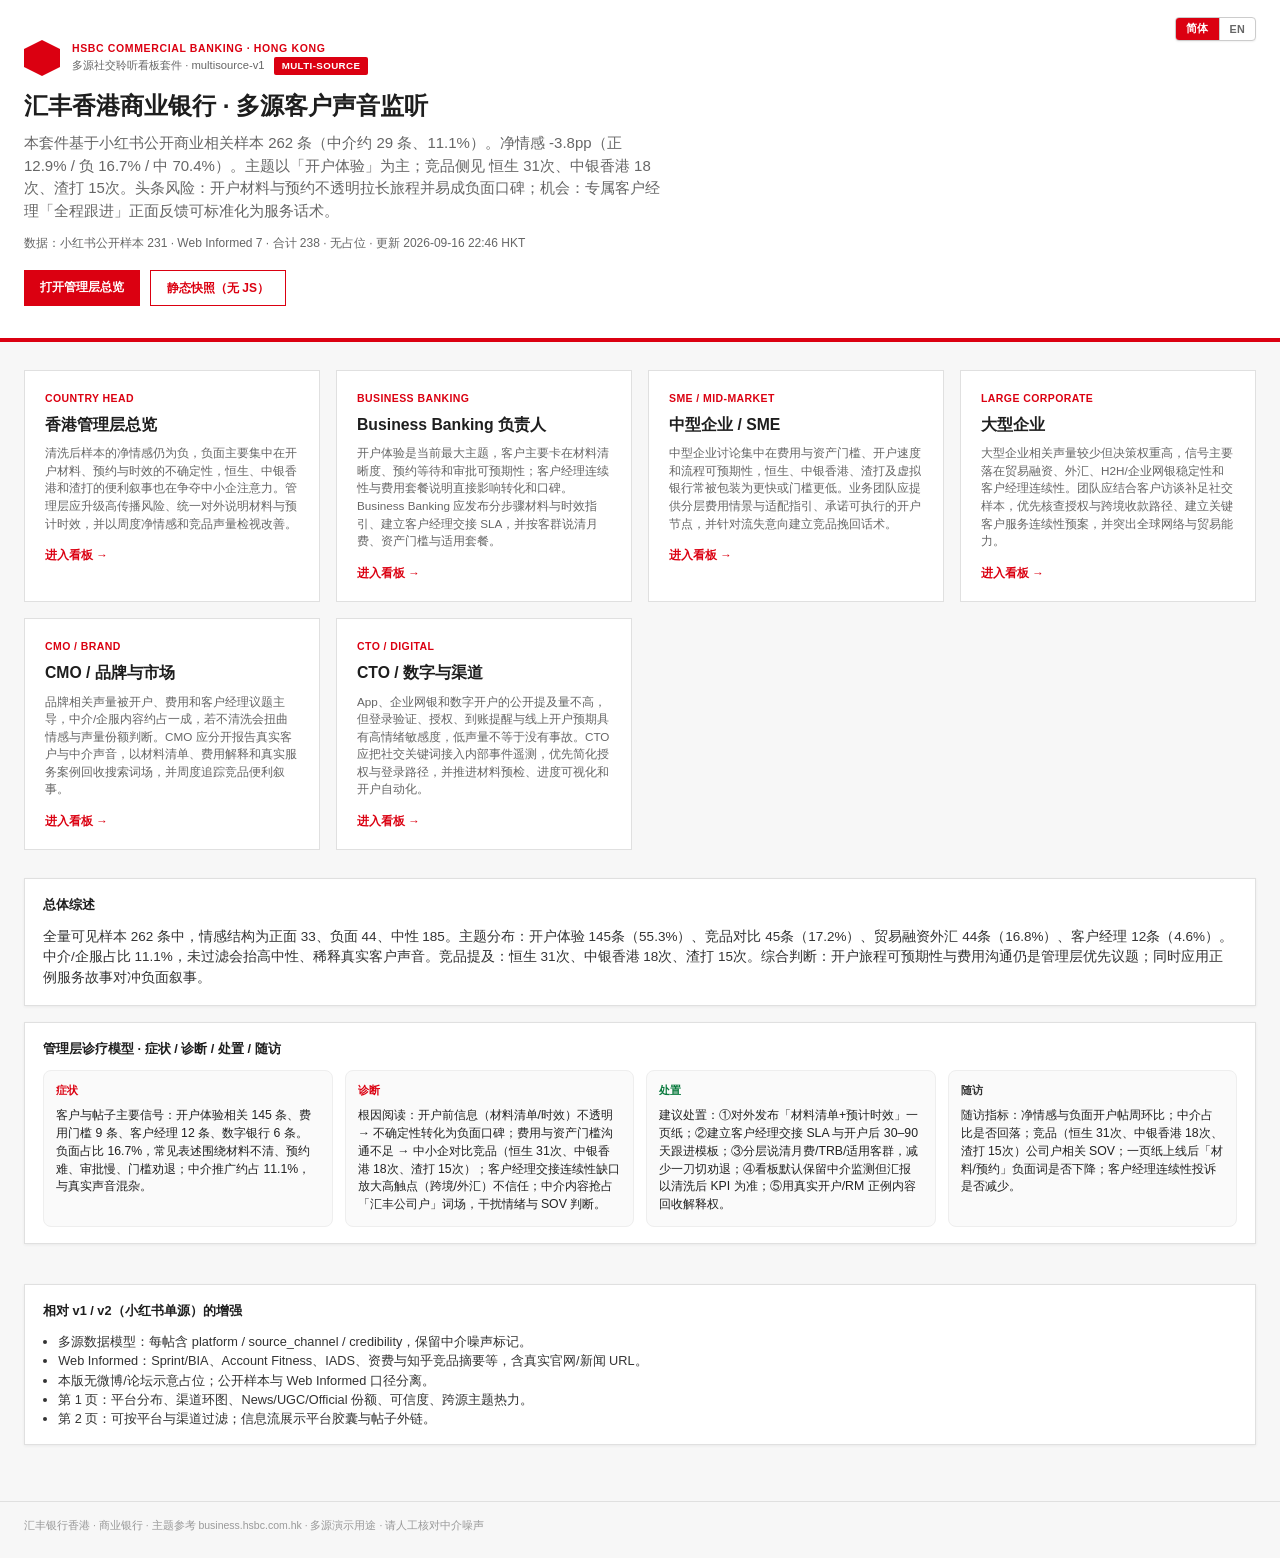
<file: index.html>
<!DOCTYPE html>
<html lang="zh-CN">
<head>
<meta charset="UTF-8"/>
<meta name="viewport" content="width=device-width, initial-scale=1"/>
<title data-i18n="hub.title_ms">汇丰香港商业银行 · 多源社交聆听看板套件</title>
<link rel="stylesheet" href="shared/theme.css"/>
</head>
<body>
<header class="hub-hero" style="position:relative">
<div style="position:absolute;top:16px;right:24px;z-index:2" id="langToggleHost"></div>
  <div class="hub-hero-inner">
    <div style="display:flex;align-items:center;gap:12px;margin-bottom:12px">
      <span class="brand-mark" style="width:36px;height:36px"></span>
      <div>
        <div style="font-size:0.7rem;font-weight:700;color:#DB0011;letter-spacing:0.06em">HSBC COMMERCIAL BANKING · HONG KONG</div>
        <div style="font-size:0.75rem;color:#666"><span data-i18n="hub.sub_ms">多源社交聆听看板套件 · multisource-v1</span> <span class="ms-badge">MULTI-SOURCE</span></div>
      </div>
    </div>
    <h1 data-i18n="hub.h1_ms">汇丰香港商业银行 · 多源客户声音监听</h1>
    <p data-i18n="hub.p_ms">在 v2 小红书单源基础上扩展：官网/新闻稿 Web Informed（真实 URL）、新闻媒体、知乎摘要、以及微博/论坛「示意·模拟」。主题对齐 business.hsbc.com.hk 红白灰商务风格（#DB0011）。</p>
    <p style="margin-top:12px;font-size:0.8rem" data-i18n="hub.meta_ms">数据：小红书公开内容样本 + Web Informed · 已剔除个人户与占位 · 更新见页脚</p>
    <div style="margin-top:18px;display:flex;gap:10px;flex-wrap:wrap">
      <a class="btn" href="head.html" data-i18n="hub.open">打开管理层总览</a>
      <a class="btn btn-ghost" href="dashboard-static-overview.html" data-i18n="hub.static">静态快照（无 JS）</a>
    </div>
  </div>
</header>

<section class="persona-cards">
  <a class="persona-card" href="head.html">
    <div class="pc-aud">COUNTRY HEAD</div>
    <h2>香港管理层总览</h2>
    <div class="pc-tag">声誉风险 · 净情感 · 多源结构 · 行动建议</div>
    <div class="pc-go"><span data-i18n="hub.go">进入看板 →</span></div>
  </a>
  <a class="persona-card" href="business-banking.html">
    <div class="pc-aud">BUSINESS BANKING</div>
    <h2>Business Banking 负责人</h2>
    <div class="pc-tag">开户漏斗痛点 · 客户经理 SLA · 产品套餐</div>
    <div class="pc-go"><span data-i18n="hub.go">进入看板 →</span></div>
  </a>
  <a class="persona-card" href="sme-mid.html">
    <div class="pc-aud">SME / MID-MARKET</div>
    <h2>中型企业</h2>
    <div class="pc-tag">费用门槛 · 开户时效 · Sprint / Account Fitness</div>
    <div class="pc-go"><span data-i18n="hub.go">进入看板 →</span></div>
  </a>
  <a class="persona-card" href="large-corp.html">
    <div class="pc-aud">LARGE CORPORATE</div>
    <h2>大型企业</h2>
    <div class="pc-tag">贸融/外汇 · 企业网银 · IADS · 服务连续性</div>
    <div class="pc-go"><span data-i18n="hub.go">进入看板 →</span></div>
  </a>
  <a class="persona-card" href="cmo.html">
    <div class="pc-aud">CMO / BRAND</div>
    <h2>CMO / 品牌与市场</h2>
    <div class="pc-tag">多源声量 · 渠道结构 · 中介噪声 · 竞品 SOV</div>
    <div class="pc-go"><span data-i18n="hub.go">进入看板 →</span></div>
  </a>
  <a class="persona-card" href="cto.html">
    <div class="pc-aud">CTO / DIGITAL</div>
    <h2>CTO / 数字与渠道</h2>
    <div class="pc-tag">App/网银 · IADS · 数字开户 · 故障信号</div>
    <div class="pc-go"><span data-i18n="hub.go">进入看板 →</span></div>
  </a>
</section>


<section class="wrap" style="padding-top:0" id="hubAnalysis">
  <div class="card" style="margin-bottom:16px">
    <h3 data-i18n="hub.overview_h">总体综述</h3>
    <p id="hubOverview" class="hub-overview" style="font-size:0.9rem;line-height:1.55;color:#333;margin:0"></p>
  </div>
  <div class="card" style="margin-bottom:16px">
    <h3 data-i18n="hub.clinical_h">管理层诊疗模型 · 症状 / 诊断 / 处置 / 随访</h3>
    <div class="clinical-grid" style="display:grid;grid-template-columns:repeat(auto-fit,minmax(200px,1fr));gap:12px;margin-top:10px">
      <div class="clinical-card" style="border:1px solid #eee;border-radius:8px;padding:12px;background:#fafafa">
        <div class="flabel" style="font-size:0.7rem;font-weight:700;color:#DB0011;letter-spacing:0.04em" data-i18n="hub.symptom_h">症状</div>
        <p id="hubSymptom" style="font-size:0.82rem;line-height:1.45;margin:8px 0 0;color:#222"></p>
      </div>
      <div class="clinical-card" style="border:1px solid #eee;border-radius:8px;padding:12px;background:#fafafa">
        <div class="flabel" style="font-size:0.7rem;font-weight:700;color:#DB0011;letter-spacing:0.04em" data-i18n="hub.diagnosis_h">诊断</div>
        <p id="hubDiagnosis" style="font-size:0.82rem;line-height:1.45;margin:8px 0 0;color:#222"></p>
      </div>
      <div class="clinical-card" style="border:1px solid #eee;border-radius:8px;padding:12px;background:#fafafa">
        <div class="flabel" style="font-size:0.7rem;font-weight:700;color:#0a7a3e;letter-spacing:0.04em" data-i18n="hub.treatment_h">处置</div>
        <p id="hubTreatment" style="font-size:0.82rem;line-height:1.45;margin:8px 0 0;color:#222"></p>
      </div>
      <div class="clinical-card" style="border:1px solid #eee;border-radius:8px;padding:12px;background:#fafafa">
        <div class="flabel" style="font-size:0.7rem;font-weight:700;color:#333;letter-spacing:0.04em" data-i18n="hub.followup_h">随访</div>
        <p id="hubFollowup" style="font-size:0.82rem;line-height:1.45;margin:8px 0 0;color:#222"></p>
      </div>
    </div>
  </div>
</section>
<section class="wrap" style="padding-top:0">
  <div class="card">
    <h3 data-i18n="hub.about_ms_h">相对 v1 / v2（小红书单源）的增强</h3>
    <ul style="margin:0;padding-left:1.2em;font-size:0.85rem;color:#333">
      <li data-i18n="hub.about_ms1">多源数据模型：每帖含 platform / source_channel / credibility，保留中介噪声标记。</li>
      <li data-i18n="hub.about_ms2">Web Informed：Sprint/BIA、Account Fitness、IADS、资费与知乎竞品摘要等，含真实官网/新闻 URL。</li>
      <li data-i18n="hub.about_ms3">本版无微博/论坛示意占位；公开样本与 Web Informed 口径分离。</li>
      <li data-i18n="hub.about_ms4">第 1 页：平台分布、渠道环图、News/UGC/Official 份额、可信度、跨源主题热力。</li>
      <li data-i18n="hub.about_ms5">第 2 页：可按平台与渠道过滤；信息流展示平台胶囊与帖子外链。</li>
    </ul>
  </div>
</section>

<footer class="footer" data-i18n="hub.footer_ms">汇丰银行香港 · 商业银行 · 主题参考 business.hsbc.com.hk · 多源演示用途 · 请人工核对中介噪声</footer>
<script src="shared/data.js"></script>
<script src="shared/i18n.js"></script>
<script>
(function(){
  var I=window.HSBC_I18N; if(!I) return;
  function paintHub(){
    I.applyDom(document);
    var personas= (window.HSBC_SL_DATA&&HSBC_SL_DATA.personas)||{};
    document.querySelectorAll('.persona-card[href]').forEach(function(a){
      var href=a.getAttribute('href')||'';
      var id=href.replace('.html','');
      var p=I.persona(id, personas[id]||{});
      var h2=a.querySelector('h2'); if(h2&&p.title) h2.textContent=p.title;
      var tag=a.querySelector('.pc-tag'); if(tag&&(p.one_liner||p.tagline)) tag.textContent=p.one_liner||p.tagline;
    });

    // Data-driven hub analysis (exec / overview / clinical)
    var ha = (window.HSBC_SL_DATA && HSBC_SL_DATA.hub_analysis) || {};
    var en = I.isEn();
    function set(id, zhKey, enKey) {
      var el = document.getElementById(id);
      if (!el) return;
      var v = en ? (ha[enKey] || ha[zhKey] || '') : (ha[zhKey] || '');
      el.textContent = v || '';
    }
    // hub.p intro = exec summary
    var intro = document.querySelector('[data-i18n="hub.p"],[data-i18n="hub.p_ms"]');
    if (intro) {
      var ex = en ? (ha.exec_summary_en || '') : (ha.exec_summary_zh || '');
      if (ex) intro.textContent = ex;
    }
    set('hubOverview', 'overview_zh', 'overview_en');
    set('hubSymptom', 'symptom_zh', 'symptom_en');
    set('hubDiagnosis', 'diagnosis_zh', 'diagnosis_en');
    set('hubTreatment', 'treatment_zh', 'treatment_en');
    set('hubFollowup', 'followup_zh', 'followup_en');
  }
  I.onChange(paintHub); paintHub();
})();
</script>
</body>
</html>
</file>
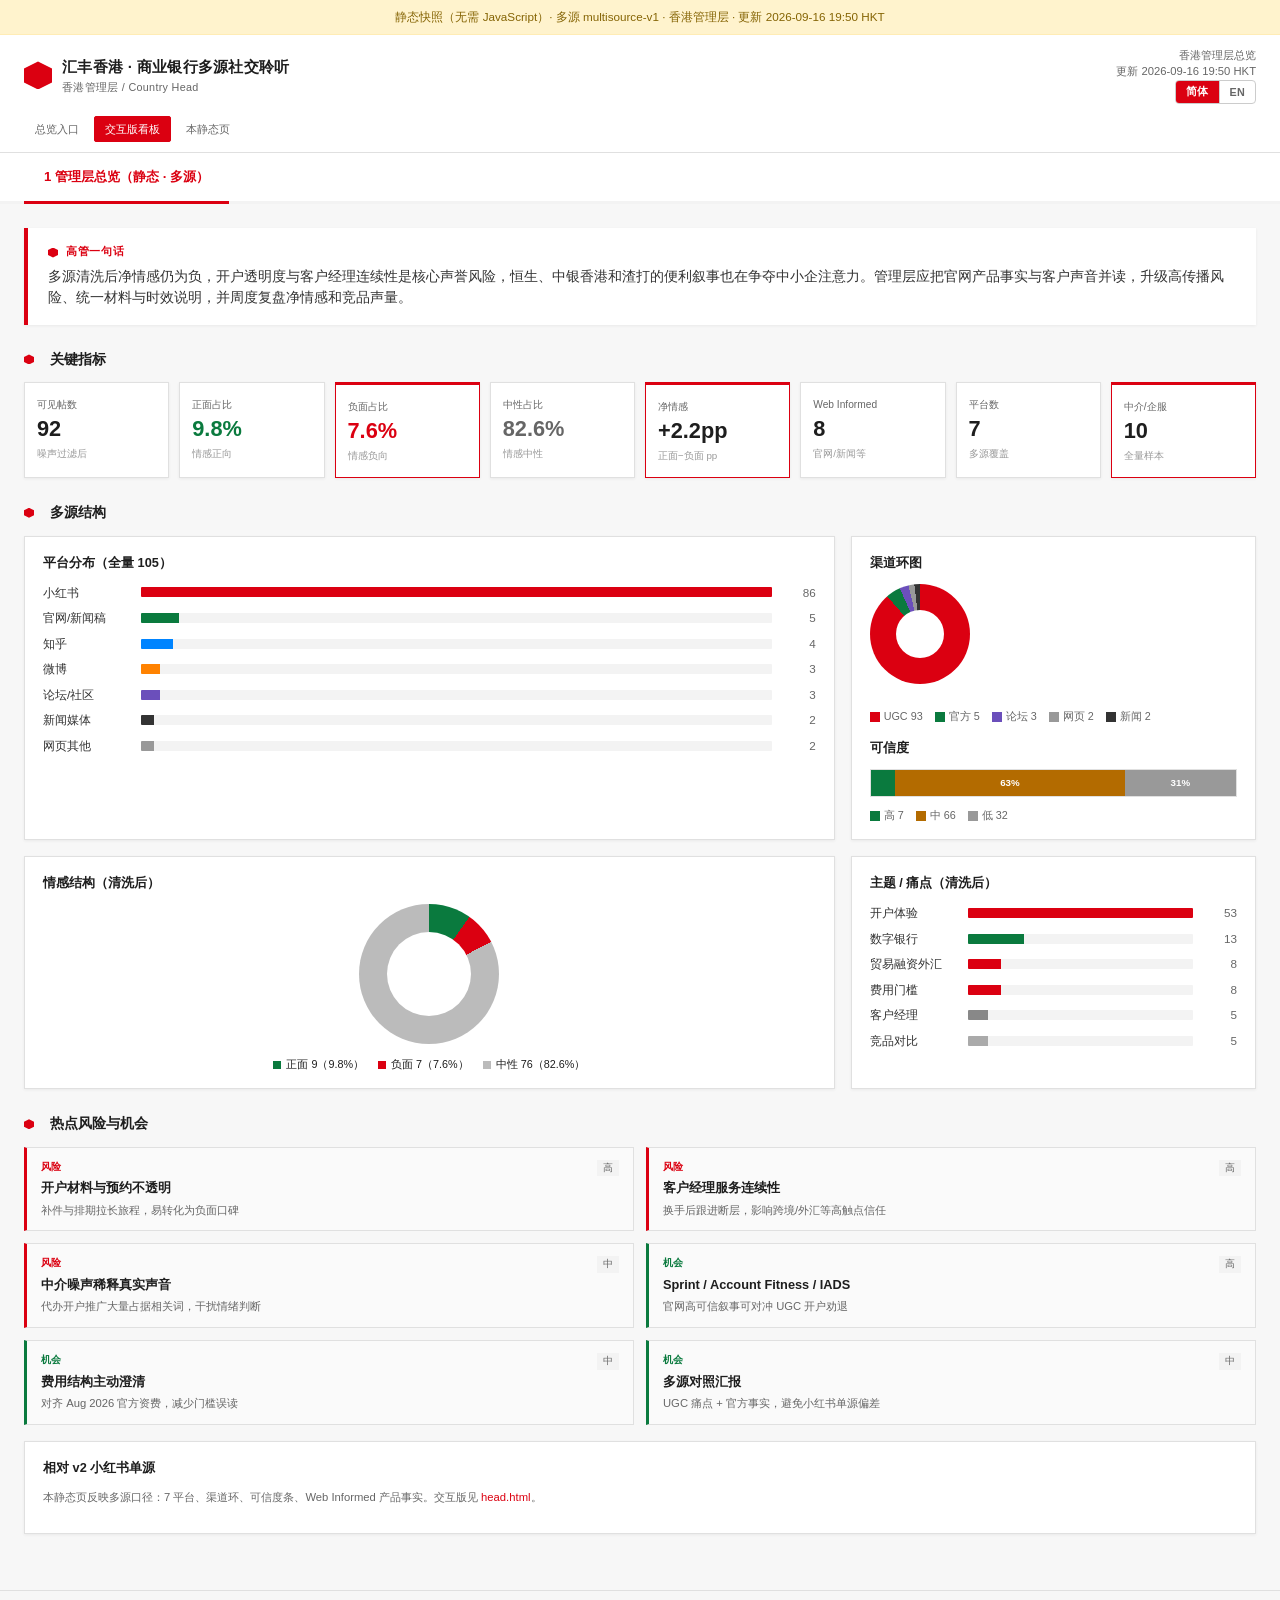
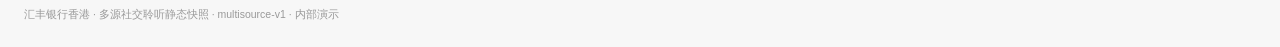
<file: dashboard-static-overview.html>
<!DOCTYPE html>
<html lang="zh-CN">
<head>
<meta charset="UTF-8"/>
<meta name="viewport" content="width=device-width, initial-scale=1"/>
<title>香港管理层总览 · 静态快照 · 多源社交聆听</title>
<link rel="stylesheet" href="shared/theme.css"/>
<style>
.page { display:block; }
.static-banner { background:#fff3cd; border-bottom:1px solid #ffecb5; color:#856404; font-size:0.78rem; padding:8px 24px; text-align:center; }
.donut-static { width:140px; height:140px; border-radius:50%; margin:12px auto; background: conic-gradient(#0a7a3e 0 9.8%, #DB0011 9.8% 17.4%, #bbbbbb 17.4% 100%); position:relative; }
.donut-static::after { content:""; position:absolute; inset:28px; background:#fff; border-radius:50%; }
.ch-donut { width:100px; height:100px; border-radius:50%; background: conic-gradient(#DB0011 0 88.6%, #0a7a3e 88.6% 93.4%, #6b4fbb 93.4% 96.3%, #999 96.3% 98.2%, #333 98.2% 100%); position:relative; flex-shrink:0; }
.ch-donut::after { content:""; position:absolute; inset:26px; background:#fff; border-radius:50%; }
</style>
</head>
<body>
<div class="static-banner">静态快照（无需 JavaScript）· 多源 multisource-v1 · 香港管理层 · 更新 2026-09-16 19:50 HKT</div>
<header class="topbar">
  <div class="topbar-inner">
    <a class="brand" href="index.html"><span class="brand-mark" aria-hidden="true"></span>
      <span class="brand-text">汇丰香港 · 商业银行多源社交聆听<span class="brand-sub">香港管理层 / Country Head</span></span></a>
    <div class="top-meta"><div>香港管理层总览</div><div>更新 2026-09-16 19:50 HKT</div><div id="langToggleHost" class="lang-toggle-host"></div></div>
  </div>
  <nav class="persona-nav"><a href="index.html" data-i18n="nav.hub">总览入口</a><a href="head.html" class="active" data-i18n="static.interactive">交互版看板</a><a href="dashboard-static-overview.html" data-i18n="static.this">本静态页</a></nav>
</header>
<nav class="page-tabs"><div class="page-tabs-inner"><span class="page-tab active">1 管理层总览（静态 · 多源）</span></div></nav>
<main class="wrap">
  <p id="staticLangNote" class="card-muted" style="display:none;margin:0 0 12px" data-i18n="static.en_note">English labels via toggle or ?lang=en</p>
  <div class="hero-strip"><div class="label"><span class="hex-accent"></span><span data-i18n="sec.one_liner">高管一句话</span></div><p><span data-static-zh="多源清洗后净情感仍为负，开户透明度与客户经理连续性是核心声誉风险，恒生、中银香港和渣打的便利叙事也在争夺中小企注意力。管理层应把官网产品事实与客户声音并读，升级高传播风险、统一材料与时效说明，并周度复盘净情感和竞品声量。" data-static-en="Multi-source cleaned net sentiment remains negative; opening transparency and RM continuity are core reputation risks, while convenience narratives from Hang Seng, BOCHK and Standard Chartered compete for SME attention. Management should read official product facts alongside customer voice, escalate fast-moving risks, publish one documents-and-timeline guide, and review weekly net sentiment and competitor share of voice.">多源清洗后净情感仍为负，开户透明度与客户经理连续性是核心声誉风险，恒生、中银香港和渣打的便利叙事也在争夺中小企注意力。管理层应把官网产品事实与客户声音并读，升级高传播风险、统一材料与时效说明，并周度复盘净情感和竞品声量。</span></p></div>
  <div class="section-title"><span class="hex-accent"></span><span data-i18n="sec.kpis">关键指标</span></div>
  <div class="kpi-strip">
    <div class="kpi"><div class="k-label" data-i18n="kpi.total_posts">可见帖数</div><div class="k-value">92</div><div class="k-hint" data-i18n="kpi.total_posts_h">噪声过滤后</div></div>
    <div class="kpi pos"><div class="k-label" data-i18n="kpi.positive_pct">正面占比</div><div class="k-value">9.8%</div><div class="k-hint" data-i18n="kpi.positive_pct_h">情感正向</div></div>
    <div class="kpi neg highlight"><div class="k-label" data-i18n="kpi.negative_pct">负面占比</div><div class="k-value">7.6%</div><div class="k-hint" data-i18n="kpi.negative_pct_h">情感负向</div></div>
    <div class="kpi neu"><div class="k-label" data-i18n="kpi.neutral_pct">中性占比</div><div class="k-value">82.6%</div><div class="k-hint" data-i18n="kpi.neutral_pct_h">情感中性</div></div>
    <div class="kpi highlight"><div class="k-label" data-i18n="kpi.net_sentiment">净情感</div><div class="k-value">+2.2pp</div><div class="k-hint" data-i18n="kpi.net_sentiment_h">正面−负面 pp</div></div>
    <div class="kpi"><div class="k-label">Web Informed</div><div class="k-value">8</div><div class="k-hint">官网/新闻等</div></div>
    <div class="kpi"><div class="k-label">平台数</div><div class="k-value">7</div><div class="k-hint">多源覆盖</div></div>
    <div class="kpi highlight"><div class="k-label">中介/企服</div><div class="k-value">10</div><div class="k-hint">全量样本</div></div>
  </div>

  <div class="section-title"><span class="hex-accent"></span>多源结构</div>
  <div class="grid-23">
    <div class="card"><h3>平台分布（全量 105）</h3>
      <div class="bar-list">
        <div class="bar-row"><div class="name">小红书</div><div class="bar-track"><div class="bar-fill" style="width:100%;background:#DB0011"></div></div><div class="cnt">86</div></div>
        <div class="bar-row"><div class="name">官网/新闻稿</div><div class="bar-track"><div class="bar-fill" style="width:6%;background:#0a7a3e"></div></div><div class="cnt">5</div></div>
        <div class="bar-row"><div class="name">知乎</div><div class="bar-track"><div class="bar-fill" style="width:5%;background:#0084ff"></div></div><div class="cnt">4</div></div>
        <div class="bar-row"><div class="name">微博</div><div class="bar-track"><div class="bar-fill" style="width:3%;background:#ff8200"></div></div><div class="cnt">3</div></div>
        <div class="bar-row"><div class="name">论坛/社区</div><div class="bar-track"><div class="bar-fill" style="width:3%;background:#6b4fbb"></div></div><div class="cnt">3</div></div>
        <div class="bar-row"><div class="name">新闻媒体</div><div class="bar-track"><div class="bar-fill" style="width:2%;background:#333"></div></div><div class="cnt">2</div></div>
        <div class="bar-row"><div class="name">网页其他</div><div class="bar-track"><div class="bar-fill" style="width:2%;background:#999"></div></div><div class="cnt">2</div></div>
      </div>
    </div>
    <div class="card"><h3>渠道环图</h3>
      <div style="display:flex;align-items:center;gap:14px;flex-wrap:wrap">
        <div class="ch-donut"></div>
        <div class="mix-legend">
          <span><i style="background:#DB0011"></i>UGC 93</span>
          <span><i style="background:#0a7a3e"></i>官方 5</span>
          <span><i style="background:#6b4fbb"></i>论坛 3</span>
          <span><i style="background:#999"></i>网页 2</span>
          <span><i style="background:#333"></i>新闻 2</span>
        </div>
      </div>
      <div style="margin-top:14px">
        <h3 style="font-size:0.85rem">可信度</h3>
        <div class="mix-bars"><div class="mix-seg" style="width:6.7%;background:#0a7a3e"></div><div class="mix-seg" style="width:62.9%;background:#b36b00">63%</div><div class="mix-seg" style="width:30.5%;background:#999">31%</div></div>
        <div class="mix-legend"><span><i style="background:#0a7a3e"></i>高 7</span><span><i style="background:#b36b00"></i>中 66</span><span><i style="background:#999"></i>低 32</span></div>
      </div>
    </div>
  </div>

  <div class="grid-23" style="margin-top:16px">
    <div class="card"><h3>情感结构（清洗后）</h3>
      <div class="donut-static" title="正面 9 / 负面 7 / 中性 76"></div>
      <div class="donut-legend" style="justify-content:center">
        <span class="l-pos">正面 9（9.8%）</span>
        <span class="l-neg">负面 7（7.6%）</span>
        <span class="l-neu">中性 76（82.6%）</span>
      </div>
    </div>
    <div class="card"><h3>主题 / 痛点（清洗后）</h3>
      <div class="bar-list">
        <div class="bar-row"><div class="name">开户体验</div><div class="bar-track"><div class="bar-fill negative" style="width:100%"></div></div><div class="cnt">53</div></div>
        <div class="bar-row"><div class="name">数字银行</div><div class="bar-track"><div class="bar-fill positive" style="width:25%"></div></div><div class="cnt">13</div></div>
        <div class="bar-row"><div class="name">贸易融资外汇</div><div class="bar-track"><div class="bar-fill negative" style="width:15%"></div></div><div class="cnt">8</div></div>
        <div class="bar-row"><div class="name">费用门槛</div><div class="bar-track"><div class="bar-fill negative" style="width:15%"></div></div><div class="cnt">8</div></div>
        <div class="bar-row"><div class="name">客户经理</div><div class="bar-track"><div class="bar-fill mixed" style="width:9%"></div></div><div class="cnt">5</div></div>
        <div class="bar-row"><div class="name">竞品对比</div><div class="bar-track"><div class="bar-fill neutral" style="width:9%"></div></div><div class="cnt">5</div></div>
      </div>
    </div>
  </div>

  <div class="section-title"><span class="hex-accent"></span><span data-i18n="sec.issues">热点风险与机会</span></div>
  <div class="issue-grid">
    <div class="issue risk"><span class="sev">高</span><div class="itag">风险</div><div class="ititle">开户材料与预约不透明</div><div class="idetail">补件与排期拉长旅程，易转化为负面口碑</div></div>
    <div class="issue risk"><span class="sev">高</span><div class="itag">风险</div><div class="ititle">客户经理服务连续性</div><div class="idetail">换手后跟进断层，影响跨境/外汇等高触点信任</div></div>
    <div class="issue risk"><span class="sev">中</span><div class="itag">风险</div><div class="ititle">中介噪声稀释真实声音</div><div class="idetail">代办开户推广大量占据相关词，干扰情绪判断</div></div>
    <div class="issue opp"><span class="sev">高</span><div class="itag">机会</div><div class="ititle">Sprint / Account Fitness / IADS</div><div class="idetail">官网高可信叙事可对冲 UGC 开户劝退</div></div>
    <div class="issue opp"><span class="sev">中</span><div class="itag">机会</div><div class="ititle">费用结构主动澄清</div><div class="idetail">对齐 Aug 2026 官方资费，减少门槛误读</div></div>
    <div class="issue opp"><span class="sev">中</span><div class="itag">机会</div><div class="ititle">多源对照汇报</div><div class="idetail">UGC 痛点 + 官方事实，避免小红书单源偏差</div></div>
  </div>

  <div class="card" style="margin-top:16px"><h3>相对 v2 小红书单源</h3>
    <p class="card-muted">本静态页反映多源口径：7 平台、渠道环、可信度条、Web Informed 产品事实。交互版见 <a href="head.html">head.html</a>。</p>
  </div>
</main>
<footer class="footer">汇丰银行香港 · 多源社交聆听静态快照 · multisource-v1 · 内部演示</footer>
<script src="shared/i18n.js"></script>
<script>
(function(){
  var I=window.HSBC_I18N; if(!I) return;
  var STATIC_EN = '<main id="staticEnglishOverview" class="wrap">\n  <div class="hero-strip"><div class="label"><span class="hex-accent"></span>Executive one-liner</div><p>Multi-source cleaned net sentiment remains negative; opening transparency and RM continuity are core reputation risks, while convenience narratives from Hang Seng, BOCHK and Standard Chartered compete for SME attention. Management should read official product facts alongside customer voice, escalate fast-moving risks, publish one documents-and-timeline guide, and review weekly net sentiment and competitor share of voice.</p></div>\n  <div class="section-title"><span class="hex-accent"></span>Key metrics</div><div class="kpi-strip"><div class="kpi"><div class="k-label">Visible posts</div><div class="k-value">233</div><div class="k-hint">After noise filters</div></div><div class="kpi"><div class="k-label">Positive</div><div class="k-value">12.9%</div><div class="k-hint">Positive sentiment</div></div><div class="kpi"><div class="k-label">Negative</div><div class="k-value">16.7%</div><div class="k-hint">Negative sentiment</div></div><div class="kpi"><div class="k-label">Net sentiment</div><div class="k-value">−3.8pp</div><div class="k-hint">Positive minus negative</div></div><div class="kpi"><div class="k-label">Web Informed</div><div class="k-value">8</div><div class="k-hint">Official / news etc.</div></div><div class="kpi"><div class="k-label">Platforms</div><div class="k-value">5</div><div class="k-hint">Multi-source coverage</div></div><div class="kpi"><div class="k-label">Intermediaries</div><div class="k-value">29</div><div class="k-hint">Full sample</div></div></div>\n  <div class="grid-2" style="margin-top:16px"><div class="card"><h3>Executive overview</h3><p>The multi-source suite covers 262 visible items: 254 public Xiaohongshu posts plus eight Web Informed official or news items across five platforms. Account opening leads with 145 mentions, competitor comparisons with 45, and trade finance / FX with 44. Intermediary or B2B promotion accounts for 29 items, so management reporting uses the cleaned view.</p></div><div class="card"><h3>Priority risks</h3><ul><li>Unclear documents, booking and timelines create avoidable negative word-of-mouth.</li><li>RM handover gaps weaken trust in cross-border collection and FX moments.</li><li>Intermediary content dilutes real-customer sentiment signals.</li></ul></div></div>\n  <div class="grid-2" style="margin-top:16px"><div class="card"><h3>Opportunities and actions</h3><ul><li>Publish a documents and expected-timeline one-pager.</li><li>Establish an RM handover SLA and 30–90 day follow-up templates.</li><li>Clarify fee thresholds and package fit; amplify real service success stories.</li></ul></div><div class="card"><h3>Methodology</h3><p>Public Xiaohongshu content and public official/news pages; personal-banking noise and placeholders removed. Official/news items provide product facts, while customer voice supplies experience signals. Competitor share of voice is illustrative, not formal market share.</p></div></div>\n</main>';
  var STATIC_ORIGINAL_MAIN = document.querySelector('main.wrap:not(#staticEnglishOverview)');
  var STATIC_ZH = {
    title: document.title,
    banner: document.querySelector('.static-banner') ? document.querySelector('.static-banner').textContent : '',
    brandHtml: document.querySelector('.brand-text') ? document.querySelector('.brand-text').innerHTML : '',
    meta0: document.querySelectorAll('.top-meta > div')[0] ? document.querySelectorAll('.top-meta > div')[0].textContent : '',
    meta1: document.querySelectorAll('.top-meta > div')[1] ? document.querySelectorAll('.top-meta > div')[1].textContent : '',
    tab: document.querySelector('.page-tabs .page-tab') ? document.querySelector('.page-tabs .page-tab').textContent : '',
    footer: document.querySelector('footer.footer') ? document.querySelector('footer.footer').textContent : ''
  };
  function applyStatic(){
    I.applyDom(document);
    var en=I.isEn();
    var originalMain=STATIC_ORIGINAL_MAIN;
    var enMain=document.getElementById('staticEnglishOverview');
    if(en) {
      document.title='HK Management overview · Static snapshot · Multi-source Social Listening';
      if(!enMain && originalMain && originalMain.parentNode) { originalMain.insertAdjacentHTML('afterend', STATIC_EN); enMain=document.getElementById('staticEnglishOverview'); }
      if(originalMain && originalMain.parentNode) originalMain.parentNode.removeChild(originalMain);
      if(enMain) enMain.style.display='block';
      var banner=document.querySelector('.static-banner'); if(banner) banner.textContent='Static snapshot (no JavaScript required) · Multi-source · HK Management · updated 2026-09-16 23:01 HKT';
      var brand=document.querySelector('.brand-text'); if(brand) brand.innerHTML='<span>HSBC HK · Commercial Multi-source Voice<span class="brand-sub">HK Management / Country Head</span></span>';
      var meta=document.querySelectorAll('.top-meta > div'); if(meta[0]) meta[0].textContent='HK Management overview'; if(meta[1]) meta[1].textContent='Updated 2026-09-16 23:01 HKT';
      var tab=document.querySelector('.page-tabs .page-tab'); if(tab) tab.textContent='1 Management overview (static · multi-source)';
      var footer=document.querySelector('footer.footer'); if(footer) footer.textContent='HSBC Hong Kong · Multi-source Social Listening static snapshot · internal demo';
    } else {
      if(originalMain && !originalMain.parentNode && enMain && enMain.parentNode) enMain.parentNode.insertBefore(originalMain, enMain);
      if(originalMain) originalMain.style.display='block'; if(enMain && enMain.parentNode) enMain.parentNode.removeChild(enMain);
      document.title=STATIC_ZH.title;
      var banner=document.querySelector('.static-banner'); if(banner) banner.textContent=STATIC_ZH.banner;
      var brand=document.querySelector('.brand-text'); if(brand) brand.innerHTML=STATIC_ZH.brandHtml;
      var meta=document.querySelectorAll('.top-meta > div'); if(meta[0]) meta[0].textContent=STATIC_ZH.meta0; if(meta[1]) meta[1].textContent=STATIC_ZH.meta1;
      var tab=document.querySelector('.page-tabs .page-tab'); if(tab) tab.textContent=STATIC_ZH.tab;
      var footer=document.querySelector('footer.footer'); if(footer) footer.textContent=STATIC_ZH.footer;
    }
    document.querySelectorAll('[data-static-zh]').forEach(function(el){
      el.textContent = en ? (el.getAttribute('data-static-en')||el.textContent) : (el.getAttribute('data-static-zh')||el.textContent);
    });
    var note=document.getElementById('staticLangNote');
    if(note) note.style.display = en ? 'block' : 'none';
  }
  I.onChange(applyStatic); applyStatic();
})();
</script>
</body>
</html>
</file>
<file: shared/theme.css>
/* HSBC Commercial Banking — Social Listening Theme (business.hsbc.com.hk inspired) */
:root {
  --hsbc-red: #DB0011;
  --hsbc-red-dark: #b4000e;
  --hsbc-black: #1e1e1e;
  --hsbc-grey-33: #333333;
  --hsbc-grey-66: #666666;
  --hsbc-grey-99: #999999;
  --hsbc-grey-f3: #f3f3f3;
  --hsbc-grey-e8: #e8e8e8;
  --hsbc-white: #ffffff;
  --hsbc-bg: #f7f7f7;
  --hsbc-border: #e0e0e0;
  --hsbc-pos: #0a7a3e;
  --hsbc-neg: #DB0011;
  --hsbc-neu: #666666;
  --hsbc-warn: #b36b00;
  --radius: 2px;
  --shadow: 0 1px 3px rgba(0,0,0,.06);
  --font: "Univers", "Helvetica Neue", Arial, "PingFang SC", "Microsoft YaHei", "Noto Sans SC", sans-serif;
  --max: 1280px;
}

*, *::before, *::after { box-sizing: border-box; }
html { font-size: 15px; scroll-behavior: smooth; }
body {
  margin: 0;
  font-family: var(--font);
  color: var(--hsbc-black);
  background: var(--hsbc-bg);
  line-height: 1.5;
  -webkit-font-smoothing: antialiased;
}
a { color: var(--hsbc-red); text-decoration: none; }
a:hover { text-decoration: underline; }
img { max-width: 100%; }

/* Hexagon-inspired angular accent */
.hex-accent {
  display: inline-block;
  width: 10px; height: 10px;
  background: var(--hsbc-red);
  clip-path: polygon(50% 0%, 100% 25%, 100% 75%, 50% 100%, 0% 75%, 0% 25%);
  margin-right: 8px;
  vertical-align: middle;
}

/* Top bar */
.topbar {
  background: var(--hsbc-white);
  border-bottom: 1px solid var(--hsbc-border);
  position: sticky; top: 0; z-index: 100;
}
.topbar-inner {
  max-width: var(--max);
  margin: 0 auto;
  padding: 12px 24px;
  display: flex; align-items: center; gap: 16px; flex-wrap: wrap;
}
.brand {
  display: flex; align-items: center; gap: 10px;
  font-weight: 700; font-size: 1rem; color: var(--hsbc-black);
  text-decoration: none;
}
.brand:hover { text-decoration: none; }
.brand-mark {
  width: 28px; height: 28px;
  background: var(--hsbc-red);
  clip-path: polygon(50% 0%, 100% 25%, 100% 75%, 50% 100%, 0% 75%, 0% 25%);
  flex-shrink: 0;
}
.brand-text { letter-spacing: 0.02em; }
.brand-sub {
  font-size: 0.72rem; font-weight: 400; color: var(--hsbc-grey-66);
  display: block; margin-top: 1px;
}
.top-meta {
  margin-left: auto;
  font-size: 0.75rem; color: var(--hsbc-grey-66);
  text-align: right;
}
.persona-nav {
  display: flex; gap: 4px; flex-wrap: wrap;
  max-width: var(--max); margin: 0 auto; padding: 0 24px 10px;
}
.persona-nav a {
  font-size: 0.72rem;
  padding: 4px 10px;
  color: var(--hsbc-grey-66);
  border: 1px solid transparent;
  border-radius: var(--radius);
}
.persona-nav a:hover { color: var(--hsbc-black); background: var(--hsbc-grey-f3); text-decoration: none; }
.persona-nav a.active {
  color: var(--hsbc-white);
  background: var(--hsbc-red);
  border-color: var(--hsbc-red);
}

/* Page tabs */
.page-tabs {
  background: var(--hsbc-white);
  border-bottom: 3px solid var(--hsbc-grey-f3);
}
.page-tabs-inner {
  max-width: var(--max); margin: 0 auto; padding: 0 24px;
  display: flex; gap: 0;
}
.page-tab {
  appearance: none; border: none; background: transparent;
  font-family: var(--font); font-size: 0.88rem; font-weight: 600;
  padding: 14px 20px; cursor: pointer; color: var(--hsbc-grey-66);
  border-bottom: 3px solid transparent; margin-bottom: -3px;
}
.page-tab:hover { color: var(--hsbc-black); }
.page-tab.active {
  color: var(--hsbc-red);
  border-bottom-color: var(--hsbc-red);
}

/* Layout */
.wrap { max-width: var(--max); margin: 0 auto; padding: 24px; }
.page { display: none; }
.page.active { display: block; }

.hero-strip {
  background: var(--hsbc-white);
  border-left: 4px solid var(--hsbc-red);
  padding: 16px 20px;
  margin-bottom: 20px;
  box-shadow: var(--shadow);
}
.hero-strip .label {
  font-size: 0.7rem; text-transform: uppercase; letter-spacing: 0.06em;
  color: var(--hsbc-red); font-weight: 700; margin-bottom: 6px;
}
.hero-strip p { margin: 0; font-size: 0.95rem; color: var(--hsbc-grey-33); }

.section-title {
  font-size: 0.95rem; font-weight: 700; color: var(--hsbc-black);
  margin: 24px 0 12px; display: flex; align-items: center; gap: 8px;
}
.section-title .badge-demo {
  font-size: 0.65rem; font-weight: 600;
  background: #fff3cd; color: #856404;
  border: 1px solid #ffecb5;
  padding: 2px 8px; border-radius: 999px;
}

/* KPI strip */
.kpi-strip {
  display: grid;
  grid-template-columns: repeat(auto-fit, minmax(120px, 1fr));
  gap: 10px;
  margin-bottom: 20px;
}
.kpi {
  background: var(--hsbc-white);
  border: 1px solid var(--hsbc-border);
  padding: 14px 12px;
  box-shadow: var(--shadow);
  position: relative;
}
.kpi.highlight {
  border-color: var(--hsbc-red);
  border-top: 3px solid var(--hsbc-red);
}
.kpi .k-label { font-size: 0.68rem; color: var(--hsbc-grey-66); margin-bottom: 4px; }
.kpi .k-value { font-size: 1.45rem; font-weight: 700; color: var(--hsbc-black); line-height: 1.2; }
.kpi .k-hint { font-size: 0.65rem; color: var(--hsbc-grey-99); margin-top: 4px; }
.kpi.pos .k-value { color: var(--hsbc-pos); }
.kpi.neg .k-value { color: var(--hsbc-neg); }
.kpi.neu .k-value { color: var(--hsbc-neu); }

/* Grid cards */
.grid-2 { display: grid; grid-template-columns: 1fr 1fr; gap: 16px; }
.grid-3 { display: grid; grid-template-columns: 1fr 1fr 1fr; gap: 16px; }
.grid-23 { display: grid; grid-template-columns: 2fr 1fr; gap: 16px; }
.grid-32 { display: grid; grid-template-columns: 1fr 2fr; gap: 16px; }
@media (max-width: 900px) {
  .grid-2, .grid-3, .grid-23, .grid-32 { grid-template-columns: 1fr; }
}

.card {
  background: var(--hsbc-white);
  border: 1px solid var(--hsbc-border);
  padding: 16px 18px;
  box-shadow: var(--shadow);
}
.card h3 {
  margin: 0 0 12px; font-size: 0.85rem; font-weight: 700;
  color: var(--hsbc-black); display: flex; align-items: center; gap: 8px;
}
.card-muted { font-size: 0.75rem; color: var(--hsbc-grey-66); }

/* Charts */
.chart-box { position: relative; height: 220px; }
.chart-box.sm { height: 160px; }
.spark-wrap { height: 80px; margin-top: 8px; }

/* Word cloud */
.wordcloud {
  position: relative;
  min-height: 240px;
  height: 260px;
  background: linear-gradient(180deg, #fafafa 0%, #fff 100%);
  border: 1px dashed var(--hsbc-grey-e8);
  overflow: hidden;
}
.wordcloud span {
  position: absolute;
  white-space: nowrap;
  font-weight: 700;
  transform: translate(-50%, -50%);
  cursor: default;
  transition: color .15s;
  user-select: none;
}
.wordcloud span:hover { color: var(--hsbc-red) !important; }

/* Bars */
.bar-list { display: flex; flex-direction: column; gap: 8px; }
.bar-row { display: grid; grid-template-columns: 90px 1fr 36px; gap: 8px; align-items: center; font-size: 0.78rem; }
.bar-row .name { color: var(--hsbc-grey-33); overflow: hidden; text-overflow: ellipsis; white-space: nowrap; }
.bar-track { height: 10px; background: var(--hsbc-grey-f3); border-radius: 1px; overflow: hidden; }
.bar-fill { height: 100%; background: var(--hsbc-grey-33); }
.bar-fill.neg, .bar-fill.negative { background: var(--hsbc-red); }
.bar-fill.pos, .bar-fill.positive { background: var(--hsbc-pos); }
.bar-fill.mixed { background: #888; }
.bar-fill.neutral { background: #aaa; }
.bar-row .cnt { text-align: right; color: var(--hsbc-grey-66); font-variant-numeric: tabular-nums; }

/* Competitor table */
.comp-table { width: 100%; border-collapse: collapse; font-size: 0.78rem; }
.comp-table th, .comp-table td {
  padding: 8px 6px; text-align: left;
  border-bottom: 1px solid var(--hsbc-grey-e8);
}
.comp-table th { color: var(--hsbc-grey-66); font-weight: 600; font-size: 0.7rem; }
.comp-table tr.hsbc td { font-weight: 700; background: #fff5f5; }
.lean-pill {
  display: inline-block; padding: 1px 8px; border-radius: 999px; font-size: 0.68rem;
  background: var(--hsbc-grey-f3); color: var(--hsbc-grey-33);
}
.lean-pill.positive { background: #e6f5ec; color: var(--hsbc-pos); }
.lean-pill.negative { background: #fde8ea; color: var(--hsbc-neg); }
.lean-pill.mixed { background: #f3f3f3; color: #555; }

/* Issue cards */
.issue-grid { display: grid; grid-template-columns: 1fr 1fr; gap: 12px; }
@media (max-width: 700px) { .issue-grid { grid-template-columns: 1fr; } }
.issue {
  border: 1px solid var(--hsbc-border);
  padding: 12px 14px;
  background: #fafafa;
}
.issue.risk { border-left: 3px solid var(--hsbc-red); }
.issue.opp { border-left: 3px solid var(--hsbc-pos); }
.issue .itag {
  font-size: 0.65rem; font-weight: 700; letter-spacing: 0.04em;
  margin-bottom: 4px;
}
.issue.risk .itag { color: var(--hsbc-red); }
.issue.opp .itag { color: var(--hsbc-pos); }
.issue .ititle { font-weight: 700; font-size: 0.85rem; margin-bottom: 4px; }
.issue .idetail { font-size: 0.75rem; color: var(--hsbc-grey-66); }
.sev {
  float: right; font-size: 0.65rem; padding: 1px 6px;
  background: var(--hsbc-grey-f3); color: var(--hsbc-grey-66);
}

/* Focus callouts */
.focus-row { display: grid; grid-template-columns: repeat(3, 1fr); gap: 10px; }
@media (max-width: 700px) { .focus-row { grid-template-columns: 1fr; } }
.focus-card {
  background: var(--hsbc-white);
  border: 1px solid var(--hsbc-border);
  border-top: 3px solid var(--hsbc-red);
  padding: 12px 14px;
}
.focus-card .flabel {
  font-size: 0.65rem; font-weight: 700; color: var(--hsbc-red);
  letter-spacing: 0.05em; margin-bottom: 4px;
}
.focus-card .ftext { font-size: 0.82rem; color: var(--hsbc-grey-33); }

/* Insights */
.insight-list { margin: 0; padding: 0; list-style: none; }
.insight-list li {
  padding: 10px 0 10px 16px;
  border-bottom: 1px solid var(--hsbc-grey-e8);
  font-size: 0.85rem;
  position: relative;
}
.insight-list li::before {
  content: "";
  position: absolute; left: 0; top: 16px;
  width: 6px; height: 6px; background: var(--hsbc-red);
  clip-path: polygon(50% 0%, 100% 25%, 100% 75%, 50% 100%, 0% 75%, 0% 25%);
}

/* Segment / voice mix */
.mix-bars { display: flex; height: 28px; overflow: hidden; border: 1px solid var(--hsbc-border); }
.mix-seg { display: flex; align-items: center; justify-content: center;
  font-size: 0.65rem; color: #fff; font-weight: 600; min-width: 2px; }
.mix-legend { display: flex; flex-wrap: wrap; gap: 12px; margin-top: 10px; font-size: 0.72rem; color: var(--hsbc-grey-66); }
.mix-legend i {
  display: inline-block; width: 10px; height: 10px; margin-right: 4px; vertical-align: middle;
}

/* Filters & table (page 2) */
.filters {
  display: flex; flex-wrap: wrap; gap: 10px 16px; align-items: center;
  background: var(--hsbc-white); border: 1px solid var(--hsbc-border);
  padding: 12px 16px; margin-bottom: 16px;
}
.filters label {
  font-size: 0.78rem; color: var(--hsbc-grey-33);
  display: inline-flex; align-items: center; gap: 6px; cursor: pointer;
}
.filters select, .filters input[type="search"] {
  font-family: var(--font); font-size: 0.78rem;
  padding: 6px 8px; border: 1px solid var(--hsbc-border); background: #fff;
}
.filters .filter-count { margin-left: auto; font-size: 0.75rem; color: var(--hsbc-grey-66); }

.post-table { width: 100%; border-collapse: collapse; font-size: 0.78rem; background: #fff; }
.post-table th, .post-table td {
  padding: 10px 8px; text-align: left; vertical-align: top;
  border-bottom: 1px solid var(--hsbc-grey-e8);
}
.post-table th {
  background: var(--hsbc-grey-f3); color: var(--hsbc-grey-66);
  font-weight: 600; font-size: 0.7rem; position: sticky; top: 52px;
}
.post-table .title { font-weight: 600; color: var(--hsbc-black); }
.post-table .summary { color: var(--hsbc-grey-66); font-size: 0.72rem; margin-top: 2px;
  display: -webkit-box; -webkit-line-clamp: 2; -webkit-box-orient: vertical; overflow: hidden; }
.pill {
  display: inline-block; padding: 1px 7px; border-radius: 999px;
  font-size: 0.65rem; background: var(--hsbc-grey-f3); color: var(--hsbc-grey-33);
  white-space: nowrap;
}
.pill.正面, .pill.pos { background: #e6f5ec; color: var(--hsbc-pos); }
.pill.负面, .pill.neg { background: #fde8ea; color: var(--hsbc-neg); }
.pill.中性, .pill.neu { background: #f0f0f0; color: #555; }
.pill.demo { background: #fff3cd; color: #856404; }
.pill.src { background: #eef2ff; color: #3730a3; }

.topic-chips { display: flex; flex-wrap: wrap; gap: 8px; }
.topic-chip {
  border: 1px solid var(--hsbc-border); background: #fff;
  padding: 6px 12px; font-size: 0.78rem; cursor: pointer;
  font-family: var(--font);
}
.topic-chip:hover, .topic-chip.active {
  border-color: var(--hsbc-red); color: var(--hsbc-red);
}

.method-block {
  background: #fff; border: 1px solid var(--hsbc-border); padding: 20px;
  font-size: 0.85rem; color: var(--hsbc-grey-33);
}
.method-block h3 { margin-top: 0; }
.method-block ul { padding-left: 1.2em; }
.method-block li { margin-bottom: 6px; }

.footer {
  max-width: var(--max); margin: 32px auto 24px; padding: 0 24px;
  font-size: 0.7rem; color: var(--hsbc-grey-99);
  border-top: 1px solid var(--hsbc-border); padding-top: 16px;
}

/* Hub index */
.hub-hero {
  background: var(--hsbc-white);
  border-bottom: 4px solid var(--hsbc-red);
  padding: 40px 24px 32px;
}
.hub-hero-inner { max-width: var(--max); margin: 0 auto; }
.hub-hero h1 { margin: 0 0 8px; font-size: 1.6rem; font-weight: 700; }
.hub-hero p { margin: 0; color: var(--hsbc-grey-66); max-width: 640px; }
.persona-cards {
  display: grid; grid-template-columns: repeat(auto-fit, minmax(280px, 1fr));
  gap: 16px; max-width: var(--max); margin: 28px auto; padding: 0 24px;
}
.persona-card {
  background: #fff; border: 1px solid var(--hsbc-border);
  padding: 20px; text-decoration: none; color: inherit;
  transition: border-color .15s, box-shadow .15s;
  display: block;
}
.persona-card:hover {
  border-color: var(--hsbc-red); box-shadow: 0 4px 12px rgba(219,0,17,.08);
  text-decoration: none;
}
.persona-card .pc-aud { font-size: 0.7rem; color: var(--hsbc-red); font-weight: 700; letter-spacing: 0.04em; }
.persona-card h2 { margin: 6px 0 8px; font-size: 1.05rem; }
.persona-card .pc-tag { font-size: 0.78rem; color: var(--hsbc-grey-66); }
.persona-card .pc-go {
  margin-top: 14px; font-size: 0.78rem; font-weight: 700; color: var(--hsbc-red);
}

.btn {
  display: inline-block; background: var(--hsbc-red); color: #fff;
  padding: 8px 16px; font-size: 0.8rem; font-weight: 600;
  border: none; cursor: pointer; font-family: var(--font);
  text-decoration: none;
}
.btn:hover { background: var(--hsbc-red-dark); text-decoration: none; color: #fff; }
.btn-ghost {
  background: transparent; color: var(--hsbc-red);
  border: 1px solid var(--hsbc-red);
}

.donut-legend { display: flex; gap: 14px; flex-wrap: wrap; margin-top: 10px; font-size: 0.72rem; }
.donut-legend span::before {
  content: ""; display: inline-block; width: 8px; height: 8px; margin-right: 5px; vertical-align: middle;
}
.donut-legend .l-pos::before { background: var(--hsbc-pos); }
.donut-legend .l-neg::before { background: var(--hsbc-neg); }
.donut-legend .l-neu::before { background: #bbb; }

.hidden { display: none !important; }


/* Multi-source platform / channel pills */
.pill.platform { font-weight: 600; border: 1px solid transparent; }
.pill.plat-xhs { background: #ffe5e7; color: #DB0011; }
.pill.plat-weibo { background: #fff0e0; color: #c45a00; }
.pill.plat-zhihu { background: #e5f2ff; color: #0066cc; }
.pill.plat-news { background: #eee; color: #333; }
.pill.plat-official { background: #e5f5ec; color: #0a7a3e; }
.pill.plat-forum { background: #efeaf8; color: #5a3d9a; }
.pill.plat-web { background: #f0f0f0; color: #666; }
.pill.channel { background: #f3f3f3; color: #444; }
.pill.src.web { background: #e5f5ec; color: #0a7a3e; }
.pill.cred-high { background: #e5f5ec; color: #0a7a3e; }
.pill.cred-medium { background: #fff4e0; color: #b36b00; }
.pill.cred-low { background: #f0f0f0; color: #666; }

/* Heatmap */
.heat-wrap { overflow-x: auto; }
.heat-table { width: 100%; border-collapse: collapse; font-size: 0.75rem; }
.heat-table th, .heat-table td { border: 1px solid #e8e8e8; padding: 6px 8px; text-align: center; }
.heat-table th { background: #f7f7f7; font-weight: 600; color: #333; white-space: nowrap; }
.heat-label { text-align: left !important; font-weight: 600; white-space: nowrap; background: #fafafa; }
.heat-cell { min-width: 36px; font-variant-numeric: tabular-nums; }

.ms-badge {
  display: inline-block; font-size: 0.65rem; font-weight: 700;
  background: #DB0011; color: #fff; padding: 2px 8px; border-radius: 2px;
  letter-spacing: 0.04em; vertical-align: middle; margin-left: 6px;
}

/* Language toggle */
.lang-toggle-host { margin-left: 12px; }
.lang-toggle {
  display: inline-flex; border: 1px solid var(--hsbc-grey-cc, #ccc); border-radius: 4px; overflow: hidden;
  background: #fff;
}
.lang-toggle button {
  appearance: none; border: 0; background: transparent; cursor: pointer;
  padding: 4px 10px; font-size: 0.72rem; font-weight: 700; font-family: inherit;
  color: var(--hsbc-grey-66, #666); letter-spacing: 0.02em;
}
.lang-toggle button + button { border-left: 1px solid var(--hsbc-grey-cc, #ccc); }
.lang-toggle button.active { background: var(--hsbc-red, #DB0011); color: #fff; }
.hub-hero .lang-toggle { box-shadow: 0 1px 2px rgba(0,0,0,.06); }
html[data-lang="en"] .badge-demo { letter-spacing: 0; }

/* --- post table / theme browser readability (2026-09-16) --- */
.table-scroll, .feed-wrap, .post-table-wrap {
  overflow-x: auto;
  -webkit-overflow-scrolling: touch;
  width: 100%;
  max-width: 100%;
}
.post-table {
  width: 100%;
  min-width: 720px;
  border-collapse: separate;
  border-spacing: 0;
  font-size: 0.8rem;
  table-layout: fixed;
  background: #fff;
}
.post-table th, .post-table td {
  padding: 10px 12px;
  vertical-align: top;
  border-bottom: 1px solid #eee;
  word-wrap: break-word;
  overflow-wrap: anywhere;
}
.post-table th {
  position: sticky;
  top: 0;
  background: #f7f7f7;
  z-index: 1;
  font-size: 0.72rem;
  letter-spacing: 0.02em;
  text-transform: uppercase;
  color: #666;
  white-space: nowrap;
}
.post-table .col-cover { width: 64px; }
.post-table .col-title { width: 34%; }
.post-table .col-sent { width: 72px; }
.post-table .col-cat { width: 12%; }
.post-table .col-author { width: 12%; }
.post-table .col-src { width: 14%; }
.post-table .col-comp { width: 14%; }
.post-table .title {
  font-weight: 600;
  color: var(--hsbc-black, #1e1e1e);
  line-height: 1.35;
  white-space: normal;
}
.post-table .summary {
  color: var(--hsbc-grey-66, #666);
  font-size: 0.74rem;
  margin-top: 4px;
  line-height: 1.4;
  white-space: normal;
  display: -webkit-box;
  -webkit-line-clamp: 3;
  -webkit-box-orient: vertical;
  overflow: hidden;
}
.post-table .thumb {
  width: 48px;
  height: 48px;
  object-fit: cover;
  border-radius: 4px;
  background: #f0f0f0;
  display: block;
}
.post-table .open-post {
  display: inline-block;
  margin-top: 6px;
  font-size: 0.72rem;
  font-weight: 600;
  color: #DB0011;
  text-decoration: none;
}
.post-table .open-post:hover { text-decoration: underline; }
.topic-chips { display: flex; flex-wrap: wrap; gap: 8px; margin: 8px 0 12px; }
.topic-chip {
  border: 1px solid #ddd;
  background: #fff;
  border-radius: 999px;
  padding: 6px 12px;
  font-size: 0.75rem;
  cursor: pointer;
  line-height: 1.2;
  max-width: 100%;
  white-space: normal;
  text-align: left;
}
.topic-chip:hover, .topic-chip.active {
  border-color: #DB0011;
  color: #DB0011;
  background: #fff5f5;
}
#themeBrowser, .theme-browser, .topics-panel {
  min-width: 0;
  overflow: hidden;
}


/* Post actions and cover lightbox */
.post-table .col-cover { width: 76px; text-align: center; }
.post-table .col-open { width: 92px; min-width: 92px; }
.cover-view { border: 0; padding: 0; background: transparent; color: #DB0011; cursor: pointer; font: inherit; }
.cover-view .thumb { margin: 0 auto; }
.cover-view span { display: block; margin-top: 4px; font-size: .68rem; font-weight: 600; }
.cover-view:hover span, .cover-view:focus-visible span { text-decoration: underline; }
.cover-view.image-failed { cursor: default; color: #888; }
.cover-view.image-failed span { text-decoration: none; }
.cover-missing, .open-disabled { color: #aaa; }
.post-table .col-open .action-link { margin-top: 0; white-space: nowrap; }
.cover-modal { position: fixed; inset: 0; z-index: 10000; display: none; align-items: center; justify-content: center; padding: 24px; background: rgba(0,0,0,.72); }
.cover-modal.open { display: flex; }
.cover-modal-panel { width: min(900px, 96vw); max-height: 94vh; overflow: auto; background: #fff; border-radius: 8px; box-shadow: 0 20px 60px rgba(0,0,0,.35); }
.cover-modal-head { position: sticky; top: 0; z-index: 1; display: flex; align-items: flex-start; justify-content: space-between; gap: 20px; padding: 16px 18px; background: #fff; border-bottom: 1px solid #ddd; }
.cover-modal-kicker { margin-bottom: 4px; color: #666; font-size: .72rem; font-weight: 700; text-transform: uppercase; letter-spacing: .04em; }
.cover-modal-head h2 { margin: 0; font-size: 1rem; line-height: 1.4; }
.cover-modal-close { flex: 0 0 auto; border: 1px solid #bbb; border-radius: 4px; padding: 7px 12px; background: #fff; cursor: pointer; font-weight: 600; }
.cover-modal-close:hover { border-color: #DB0011; color: #DB0011; }
.cover-modal-body { min-height: 180px; padding: 18px; text-align: center; }
.cover-modal-body img { display: block; max-width: 100%; max-height: 72vh; width: auto; height: auto; margin: 0 auto; object-fit: contain; }
body.modal-open { overflow: hidden; }
@media (max-width: 640px) { .cover-modal { padding: 8px; } .cover-modal-panel { max-height: 98vh; } }
</file>
